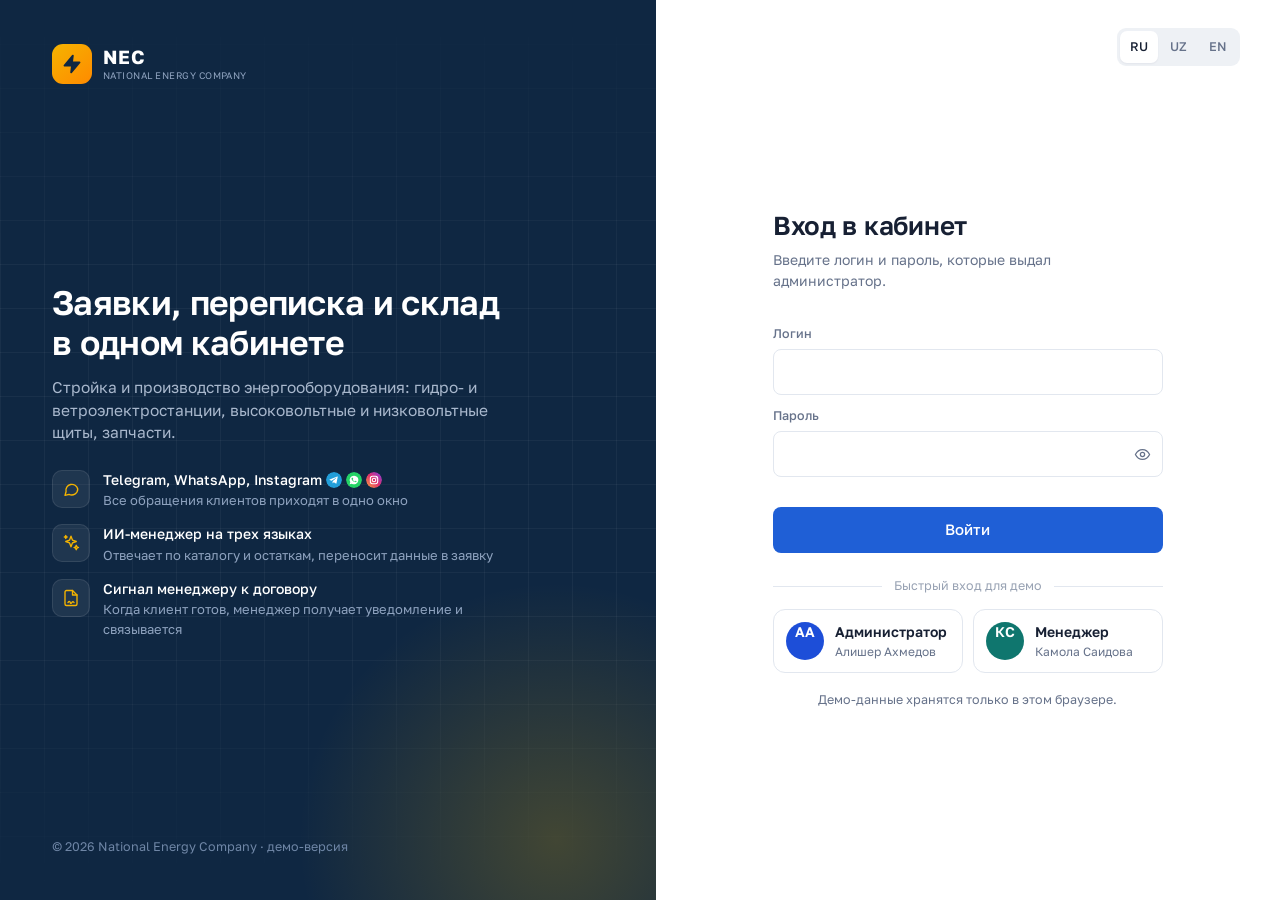
<file: index.html>
<!doctype html>
<html lang="ru">
<head>
  <meta charset="utf-8">
  <meta name="viewport" content="width=device-width, initial-scale=1">
  <title>Вход | NEC</title>
  <meta name="description" content="National Energy Company: заявки из Telegram, WhatsApp и Instagram, ИИ-менеджер, каталог продукции и услуг.">
  <meta name="theme-color" content="#0f2742">
  <link rel="icon" href="favicon.svg" type="image/svg+xml">
  <link rel="preconnect" href="https://fonts.googleapis.com">
  <link rel="preconnect" href="https://fonts.gstatic.com" crossorigin>
  <link href="https://fonts.googleapis.com/css2?family=Golos+Text:wght@400;500;600;700&display=swap" rel="stylesheet">
  <link rel="stylesheet" href="assets/css/app.css?v=2">
</head>
<body>
  <script src="assets/js/core.js?v=2"></script>
  <script src="assets/js/i18n.js?v=2"></script>
  <script src="assets/js/i18n-dict.js?v=2"></script>
  <script src="assets/js/data.js?v=2"></script>
  <script src="assets/js/ui.js?v=2"></script>
  <script src="assets/js/login.js?v=2"></script>
</body>
</html>
</file>
<file: assets/css/app.css>
/* =========================================================================
   NEC — стили кабинета и страницы входа. Спокойный офисный вид.
   ========================================================================= */
:root {
  --bg: #f3f5f9; --panel: #fff; --line: #e2e7ef; --line2: #eef1f6;
  --text: #172033; --muted: #66728a; --faint: #98a2b3;
  --navy: #0f2742; --navy2: #183a63; --navy3: #24508a;
  --accent: #1f5fd6; --accent-h: #184fb5; --accent-soft: #e9f0fd;
  --amber: #a85a06; --amber-soft: #fff3df; --amber-line: #f6d9a8;
  --green: #157f3c; --green-soft: #e6f5ec;
  --red: #b42318; --red-soft: #fdecea;
  --violet: #6b3fd1; --violet-soft: #f1ecfd;
  --blue: #1d4ed8; --blue-soft: #e8efff;
  --gray: #4b5565; --gray-soft: #eef1f5;
  --energy: #f5b400;
  --r: 12px; --r-sm: 8px;
  --sh: 0 1px 2px rgba(16, 24, 40, .05);
  --sh-lg: 0 12px 32px rgba(16, 24, 40, .14);
  --side: 252px; --top: 64px;
  color-scheme: light;
}
* { box-sizing: border-box; }
html, body { margin: 0; height: 100%; }
body { font-family: 'Golos Text', system-ui, -apple-system, 'Segoe UI', sans-serif; font-size: 14px; line-height: 1.45; color: var(--text); background: var(--bg); -webkit-font-smoothing: antialiased; }
button, input, select, textarea { font: inherit; color: inherit; }
button { cursor: pointer; background: none; border: 0; padding: 0; }
a { color: var(--accent); text-decoration: none; }
h1, h2, h3 { margin: 0; font-weight: 600; letter-spacing: -.01em; }
p { margin: 0 0 8px; }
.ic { flex: none; display: inline-block; vertical-align: middle; }
.chi { flex: none; display: inline-block; vertical-align: middle; border-radius: 50%; }
.muted { color: var(--muted); }
.small { font-size: 12.5px; }
.warn-txt { color: var(--amber); }
.nowrap { white-space: nowrap; }
.grow { flex: 1; }
.only-m, .only-narrow { display: none !important; }

/* ---------- кнопки и поля ---------- */
.btn { display: inline-flex; align-items: center; justify-content: center; gap: 7px; height: 38px; padding: 0 15px; border-radius: var(--r-sm); font-weight: 500; white-space: nowrap; border: 1px solid transparent; transition: background .15s, border-color .15s, color .15s; }
.btn-sm { height: 32px; padding: 0 11px; font-size: 13px; gap: 6px; }
.btn-primary { background: var(--accent); color: #fff; }
.btn-primary:hover { background: var(--accent-h); }
.btn-light { background: #fff; border-color: var(--line); color: var(--text); }
.btn-light:hover { border-color: #c9d2df; background: #f9fafc; }
.btn-ghost { color: var(--muted); }
.btn-ghost:hover { background: var(--gray-soft); color: var(--text); }
.btn.danger, .btn-ghost.danger { color: var(--red); }
.link { color: var(--accent); font-weight: 500; font-size: 13px; display: inline-flex; align-items: center; gap: 2px; }
.link:hover { text-decoration: underline; }
.icon-btn { display: inline-grid; place-items: center; width: 38px; height: 38px; border-radius: var(--r-sm); color: var(--muted); }
.icon-btn:hover { background: var(--gray-soft); color: var(--text); }
.icon-btn.sm { width: 30px; height: 30px; }
.inp, .sel { width: 100%; height: 40px; padding: 0 12px; border: 1px solid var(--line); border-radius: var(--r-sm); background: #fff; outline: none; transition: border-color .15s, box-shadow .15s; }
textarea.inp { height: auto; padding: 10px 12px; resize: vertical; }
.inp:focus, .sel:focus, textarea:focus { border-color: var(--accent); box-shadow: 0 0 0 3px rgba(31, 95, 214, .14); }
.inp[readonly] { background: var(--bg); color: var(--muted); }
.inp.num { width: 84px; height: 34px; text-align: right; }
.sel { appearance: none; padding-right: 32px; background: #fff url("data:image/svg+xml,%3Csvg xmlns='http://www.w3.org/2000/svg' width='16' height='16' viewBox='0 0 24 24' fill='none' stroke='%2366728a' stroke-width='2'%3E%3Cpath d='m6 9 6 6 6-6'/%3E%3C/svg%3E") no-repeat right 10px center; }
.sel.sm { height: 32px; font-size: 13px; width: auto; }
.inp-wrap { position: relative; display: block; }
.inp-wrap .inp { padding-right: 42px; }
.inp-wrap .icon-btn { position: absolute; right: 5px; top: 5px; }
.search { display: flex; align-items: center; gap: 8px; height: 40px; padding: 0 12px; border: 1px solid var(--line); border-radius: var(--r-sm); background: #fff; color: var(--muted); min-width: 220px; flex: 0 1 340px; }
.search input { border: 0; outline: 0; flex: 1; min-width: 0; background: none; color: var(--text); }
.search:focus-within { border-color: var(--accent); box-shadow: 0 0 0 3px rgba(31, 95, 214, .14); }
.check { display: inline-flex; align-items: center; gap: 8px; color: var(--muted); cursor: pointer; white-space: nowrap; }
.check input { width: 16px; height: 16px; accent-color: var(--accent); }
.f-label { display: block; font-size: 12.5px; font-weight: 500; color: var(--muted); margin: 14px 0 6px; }
label > .f-label:first-child { margin-top: 12px; }
.hint { display: flex; gap: 8px; align-items: flex-start; font-size: 13px; color: var(--muted); background: var(--bg); border-radius: var(--r-sm); padding: 10px 12px; margin: 12px 0 0; }
.hint .ic { margin-top: 1px; }
.hint.warn { background: var(--amber-soft); color: #7a4307; }
.page-note { color: var(--muted); font-size: 13px; margin: 0 0 14px; display: flex; gap: 8px; align-items: flex-start; }
.page-note .ic { margin-top: 1px; color: var(--accent); }
.grid2 { display: grid; grid-template-columns: 1fr 1fr; gap: 0 14px; }
.grid4 { display: grid; grid-template-columns: repeat(4, 1fr); gap: 0 12px; }

/* сегменты, вкладки, чипы */
.seg { display: inline-flex; background: var(--gray-soft); border-radius: 9px; padding: 3px; gap: 2px; }
.seg button { height: 32px; padding: 0 12px; border-radius: 7px; color: var(--muted); font-weight: 500; font-size: 13px; display: inline-flex; align-items: center; gap: 6px; white-space: nowrap; }
.seg button.on { background: #fff; color: var(--text); box-shadow: var(--sh), 0 0 0 1px var(--line2); }
.seg.sm button { height: 28px; padding: 0 10px; font-size: 12.5px; }
.seg.wide { display: flex; }
.seg.wide button { flex: 1; justify-content: center; }
.chips { display: flex; gap: 6px; flex-wrap: wrap; }
.chip { display: inline-flex; align-items: center; gap: 6px; height: 30px; padding: 0 11px; border: 1px solid var(--line); border-radius: 999px; background: #fff; font-size: 12.5px; color: var(--text); white-space: nowrap; }
.chip:hover { border-color: #c4cddb; }
.chip.on { background: var(--navy); border-color: var(--navy); color: #fff; }
.tabs { display: flex; gap: 4px; border-bottom: 1px solid var(--line); margin-bottom: 18px; overflow-x: auto; }
.tabs button { display: inline-flex; align-items: center; gap: 7px; padding: 10px 14px; color: var(--muted); font-weight: 500; border-bottom: 2px solid transparent; margin-bottom: -1px; white-space: nowrap; }
.tabs button.on { color: var(--accent); border-bottom-color: var(--accent); }
.cat-tabs { display: flex; gap: 8px; margin-bottom: 14px; overflow-x: auto; padding-bottom: 2px; }
.ctab { display: inline-flex; align-items: center; gap: 8px; height: 40px; padding: 0 14px; border: 1px solid var(--line); background: #fff; border-radius: 10px; color: var(--muted); font-weight: 500; white-space: nowrap; }
.ctab b { font-weight: 600; font-size: 12px; background: var(--gray-soft); color: var(--muted); border-radius: 999px; padding: 1px 7px; }
.ctab.on { border-color: var(--accent); color: var(--accent); background: var(--accent-soft); }
.ctab.on b { background: #fff; color: var(--accent); }

/* переключатели */
.tgl { appearance: none; width: 40px; height: 22px; border-radius: 999px; background: #cfd6e2; position: relative; cursor: pointer; flex: none; transition: background .15s; margin: 0; }
.tgl::after { content: ''; position: absolute; top: 3px; left: 3px; width: 16px; height: 16px; border-radius: 50%; background: #fff; box-shadow: 0 1px 2px rgba(0, 0, 0, .2); transition: transform .15s; }
.tgl:checked { background: var(--green); }
.tgl:checked::after { transform: translateX(18px); }
.switch { width: 34px; height: 20px; border-radius: 999px; background: #cfd6e2; position: relative; flex: none; }
.switch::after { content: ''; position: absolute; top: 3px; left: 3px; width: 14px; height: 14px; border-radius: 50%; background: #fff; transition: transform .15s; }
.switch.on { background: var(--green); }
.switch.on::after { transform: translateX(14px); }
.toggle-row { display: flex; align-items: center; gap: 12px; justify-content: space-between; padding: 12px 0; border-top: 1px solid var(--line2); cursor: pointer; }
.toggle-row span { display: flex; flex-direction: column; }
.toggle-row small { color: var(--muted); font-size: 12.5px; }
.toggle-row.locked { cursor: default; color: var(--text); }
.toggle-row.locked > .ic { color: var(--faint); }

/* значки */
.badge { display: inline-flex; align-items: center; gap: 5px; height: 22px; padding: 0 8px; border-radius: 999px; font-size: 12px; font-weight: 500; white-space: nowrap; }
.badge .dot, .col-h .dot { width: 6px; height: 6px; border-radius: 50%; background: currentColor; }
.tone-gray { background: var(--gray-soft); color: var(--gray); }
.tone-blue { background: var(--blue-soft); color: var(--blue); }
.tone-violet { background: var(--violet-soft); color: var(--violet); }
.tone-amber { background: var(--amber-soft); color: var(--amber); }
.tone-green { background: var(--green-soft); color: var(--green); }
.tone-red { background: var(--red-soft); color: var(--red); }
.ava { display: inline-grid; place-items: center; border-radius: 50%; color: #fff; font-weight: 600; flex: none; letter-spacing: .02em; }
.cat-ic { display: inline-grid; place-items: center; width: 34px; height: 34px; border-radius: 9px; flex: none; }
.cat-ic.big { width: 64px; height: 64px; border-radius: 14px; }
.cat-hydro, .scat-design { background: #e5f1fd; color: #1769c2; }
.cat-wind, .scat-service { background: #e4f6f1; color: #0f7a64; }
.cat-hv, .scat-build { background: #fff1e0; color: #b25d00; }
.cat-lv, .scat-install { background: #eeebfd; color: #5b3fc4; }
.cat-parts, .scat-produce { background: #eef1f5; color: #4b5565; }

/* ---------- оболочка ---------- */
.app { display: grid; grid-template-columns: var(--side) 1fr; min-height: 100vh; }
.side { position: sticky; top: 0; height: 100vh; background: var(--navy); color: #c9d5e6; display: flex; flex-direction: column; padding: 18px 14px 14px; z-index: 30; }
.brand { display: flex; align-items: center; gap: 11px; padding: 2px 6px 20px; }
.logo { width: 40px; height: 40px; border-radius: 11px; background: linear-gradient(140deg, var(--energy), #ff8a00); color: var(--navy); display: grid; place-items: center; flex: none; }
.logo .ic { stroke-width: 2.2; fill: var(--navy); }
.brand-txt { display: flex; flex-direction: column; line-height: 1.15; }
.brand-txt b { color: #fff; font-size: 19px; letter-spacing: .06em; }
.brand-txt small { font-size: 9.5px; letter-spacing: .05em; white-space: nowrap; text-transform: uppercase; color: #8fa3bf; margin-top: 3px; }
.nav { flex: 1; overflow-y: auto; }
.nav-group { font-size: 11px; text-transform: uppercase; letter-spacing: .08em; color: #6f86a6; padding: 14px 10px 6px; }
.nav-item { display: flex; align-items: center; gap: 11px; height: 40px; padding: 0 10px; border-radius: 9px; color: #c9d5e6; font-weight: 500; margin-bottom: 2px; }
.nav-item:hover { background: rgba(255, 255, 255, .06); color: #fff; }
.nav-item.active { background: var(--navy2); color: #fff; box-shadow: inset 3px 0 0 var(--energy); }
.nav-item span { flex: 1; }
.nav-badge { display: none; min-width: 20px; height: 20px; padding: 0 6px; border-radius: 999px; background: var(--navy3); color: #fff; font-size: 11.5px; font-weight: 600; place-items: center; }
.nav-badge.on { display: inline-grid; }
.nav-badge.warn { background: var(--energy); color: var(--navy); }
.side-ai { display: flex; gap: 10px; align-items: center; padding: 11px 12px; border-radius: 10px; background: rgba(255, 255, 255, .05); border: 1px solid rgba(255, 255, 255, .07); margin: 10px 0; }
.side-ai b { color: #fff; font-size: 13px; display: block; }
.side-ai small { color: #8fa3bf; font-size: 11.5px; }
.pulse { width: 9px; height: 9px; border-radius: 50%; background: #34d399; box-shadow: 0 0 0 0 rgba(52, 211, 153, .6); animation: pulse 2s infinite; flex: none; }
.pulse.off { background: #94a3b8; animation: none; }
@keyframes pulse { 70% { box-shadow: 0 0 0 7px rgba(52, 211, 153, 0); } 100% { box-shadow: 0 0 0 0 rgba(52, 211, 153, 0); } }
.side-user { display: flex; align-items: center; gap: 10px; padding: 8px; border-radius: 10px; text-align: left; color: #c9d5e6; }
.side-user:hover { background: rgba(255, 255, 255, .06); }
.side-user > span:not(.ava) { flex: 1; min-width: 0; display: flex; flex-direction: column; }
.side-user b { color: #fff; font-size: 13.5px; white-space: nowrap; overflow: hidden; text-overflow: ellipsis; }
.side-user small { color: #8fa3bf; font-size: 12px; }
.side-veil { display: none; }
.main { min-width: 0; display: flex; flex-direction: column; }
.top { position: sticky; top: 0; z-index: 20; height: var(--top); background: rgba(243, 245, 249, .92); backdrop-filter: blur(8px); border-bottom: 1px solid var(--line); display: flex; align-items: center; gap: 12px; padding: 0 24px; }
.crumbs { flex: 1; min-width: 0; }
.crumbs small { display: block; font-size: 11.5px; color: var(--faint); letter-spacing: .04em; text-transform: uppercase; }
.crumbs h1 { font-size: 19px; white-space: nowrap; overflow: hidden; text-overflow: ellipsis; }
.top-actions { display: flex; align-items: center; gap: 10px; }
.lang-seg button { padding: 0 10px; font-size: 12.5px; }
.bell { position: relative; background: #fff; border: 1px solid var(--line); }
.bell-n { display: none; position: absolute; top: -5px; right: -5px; min-width: 19px; height: 19px; padding: 0 5px; border-radius: 999px; background: #e5484d; color: #fff; font-size: 11px; font-weight: 600; place-items: center; border: 2px solid var(--bg); }
.bell-n.on { display: grid; }
.page { padding: 22px 24px 40px; flex: 1; min-width: 0; }

/* ---------- панели и KPI ---------- */
.panel { background: var(--panel); border: 1px solid var(--line); border-radius: var(--r); padding: 18px; box-shadow: var(--sh); min-width: 0; }
.panel-h { display: flex; align-items: center; justify-content: space-between; gap: 10px; margin-bottom: 14px; }
.panel-h b { font-size: 15px; font-weight: 600; display: inline-flex; align-items: center; gap: 8px; }
.panel-h small { color: var(--muted); }
.panel-h.sub { margin: 18px 0 8px; }
.kpis { display: grid; grid-template-columns: repeat(4, 1fr); gap: 14px; margin-bottom: 16px; }
.kpis.three { grid-template-columns: repeat(3, 1fr); }
.kpi { background: #fff; border: 1px solid var(--line); border-radius: var(--r); padding: 15px 16px; box-shadow: var(--sh); min-width: 0; }
.kpi span { color: var(--muted); font-size: 13px; }
.kpi b { display: block; font-size: 26px; font-weight: 600; margin: 4px 0 2px; letter-spacing: -.02em; white-space: nowrap; }
.kpi small { color: var(--faint); font-size: 12px; }
.kpi-warn { border-color: var(--amber-line); background: linear-gradient(#fffaf2, #fff); }
.kpi-warn b { color: var(--amber); }
.grid-2 { display: grid; grid-template-columns: 1fr 1fr; gap: 16px; margin-bottom: 16px; }
.grid-2.wide-left { grid-template-columns: 1.5fr 1fr; }
.toolbar { display: flex; align-items: center; gap: 10px; flex-wrap: wrap; margin-bottom: 14px; }
.toolbar .page-note { margin: 0; }
.toolbar .sel { width: auto; min-width: 150px; }
.empty { display: grid; place-items: center; text-align: center; gap: 6px; padding: 40px 16px; color: var(--faint); }
.empty p { margin: 0; color: var(--muted); }
.empty.big { height: 100%; }

/* таблицы */
.tbl-wrap { overflow-x: auto; }
.tbl { width: 100%; border-collapse: collapse; }
.tbl th { text-align: left; font-size: 12px; font-weight: 500; color: var(--muted); padding: 9px 12px; border-bottom: 1px solid var(--line); white-space: nowrap; background: #fafbfd; }
.tbl td { padding: 11px 12px; border-bottom: 1px solid var(--line2); vertical-align: middle; }
.tbl tbody tr[data-lead], .tbl tbody tr[data-p] { cursor: pointer; }
.tbl tbody tr:hover td { background: #f8fafd; }
.tbl .r { text-align: right; }
.tbl .wrap { min-width: 200px; }
.tbl small { font-size: 12px; }
.panel .tbl th { background: none; }
.panel .tbl-wrap { margin: 0 -18px -18px; }
.panel .tbl th:first-child, .panel .tbl td:first-child { padding-left: 18px; }
.who-cell { display: flex; align-items: center; gap: 10px; min-width: 0; }
.who-cell span { display: flex; flex-direction: column; min-width: 0; }
.who-cell small { color: var(--muted); }
.prod td:first-child { min-width: 280px; }
.tbl.mini td { padding: 8px 8px; }
.tbl.mini th { padding: 7px 8px; }

/* ---------- всплывающие меню ---------- */
.pop { position: fixed; z-index: 60; width: 340px; max-width: calc(100vw - 16px); background: #fff; border: 1px solid var(--line); border-radius: var(--r); box-shadow: var(--sh-lg); padding: 6px; animation: popin .14s ease-out; }
.pop-user { width: 260px; }
.pop-demo { width: 380px; }
@keyframes popin { from { opacity: 0; transform: translateY(-4px); } }
.pop-head { display: flex; align-items: center; justify-content: space-between; gap: 8px; padding: 8px 10px; }
.pop-head small { font-size: 12px; }
.pop-note { font-size: 12.5px; color: var(--muted); padding: 0 10px; margin-bottom: 6px; }
.pop-list { max-height: 60vh; overflow-y: auto; }
.pad { padding: 10px; }
.note, .menu-row { display: flex; align-items: center; gap: 10px; width: 100%; text-align: left; padding: 9px 10px; border-radius: 9px; }
.note:hover, .menu-row:hover { background: var(--bg); }
.note.unread { background: #f4f8ff; }
.note.unread .note-txt b::after { content: ''; display: inline-block; width: 7px; height: 7px; border-radius: 50%; background: var(--accent); margin-left: 6px; vertical-align: middle; }
.note-ic { width: 32px; height: 32px; border-radius: 9px; display: grid; place-items: center; flex: none; }
.note-txt { display: flex; flex-direction: column; min-width: 0; }
.note-txt b { font-weight: 500; font-size: 13.5px; }
.note-txt small { color: var(--muted); font-size: 12px; display: flex; align-items: center; gap: 5px; white-space: nowrap; overflow: hidden; text-overflow: ellipsis; }
.menu-row span { flex: 1; }
.menu-row .ic { color: var(--muted); }

/* уведомления внизу */
#toasts { position: fixed; right: 18px; bottom: 18px; z-index: 80; display: flex; flex-direction: column; gap: 10px; align-items: flex-end; max-width: calc(100vw - 36px); }
.toast { display: flex; align-items: center; gap: 12px; min-width: 300px; max-width: 420px; padding: 12px 12px 12px 15px; border-radius: 12px; background: var(--navy); color: #fff; box-shadow: var(--sh-lg); animation: toastin .22s ease-out; }
.toast.out { opacity: 0; transform: translateY(8px); transition: .22s; }
.toast-body { flex: 1; display: flex; flex-direction: column; min-width: 0; font-size: 13px; }
.toast-body b { font-weight: 600; font-size: 13.5px; }
.toast-body span { opacity: .85; }
.toast-x { color: rgba(255, 255, 255, .6); padding: 4px; border-radius: 6px; }
.toast.tone-amber { background: #fff; color: var(--text); border: 1px solid var(--amber-line); border-left: 4px solid #f59e0b; }
.toast.tone-amber > .ic { color: var(--amber); }
.toast.tone-amber .toast-x { color: var(--muted); }
.toast.tone-green { background: #0f5132; }
.toast.tone-red { background: #8a1c14; }
.toast .btn-light { border-color: transparent; }
@keyframes toastin { from { opacity: 0; transform: translateY(10px); } }

/* окна */
.modal-wrap { position: fixed; inset: 0; z-index: 70; background: rgba(15, 23, 42, .42); display: grid; place-items: center; padding: 20px; animation: fadein .15s; }
.modal-wrap.out { opacity: 0; transition: .18s; }
@keyframes fadein { from { opacity: 0; } }
.modal { width: 480px; max-width: 100%; max-height: calc(100vh - 40px); background: #fff; border-radius: 14px; box-shadow: var(--sh-lg); display: flex; flex-direction: column; animation: popin .18s ease-out; }
.modal.wide { width: 760px; }
.modal-head { display: flex; align-items: center; justify-content: space-between; padding: 16px 18px 12px 22px; border-bottom: 1px solid var(--line2); }
.modal-head h3 { font-size: 17px; }
.modal-body { padding: 6px 22px 20px; overflow-y: auto; }
.modal-body > p:first-child { margin-top: 14px; }
.modal-foot { display: flex; gap: 8px; justify-content: flex-end; align-items: center; padding: 14px 22px; border-top: 1px solid var(--line2); }

/* баннер */
.banner { display: flex; align-items: center; gap: 10px 12px; padding: 12px 16px; border-radius: 10px; border: 1px solid var(--amber-line); flex-wrap: wrap; }
.banner > div:not(.banner-acts) { flex: 1 1 240px; display: flex; flex-direction: column; min-width: 0; }
.banner b { font-weight: 600; }
.banner small { color: #8a5a1a; }
.banner-acts { display: flex; gap: 8px; flex-wrap: wrap; }
.banner.small { margin-top: 14px; padding: 10px 12px; }

/* ---------- обзор ---------- */
.hello { display: flex; align-items: center; justify-content: space-between; gap: 16px; margin-bottom: 18px; }
.hello h2 { font-size: 22px; margin-bottom: 4px; }
.hello p { margin: 0; }
.alert-panel { border-color: var(--amber-line); background: linear-gradient(180deg, #fffaf1, #fff 60%); margin-bottom: 16px; }
.alert-panel .panel-h b { color: var(--amber); }
.wait-row { display: grid; grid-template-columns: 22px minmax(140px, 1fr) 2fr auto auto; align-items: center; gap: 14px; padding: 11px 0; border-top: 1px solid var(--line2); }
.wr-main { display: flex; flex-direction: column; min-width: 0; }
.wr-main small, .wr-who small { color: var(--muted); font-size: 12.5px; }
.wr-what { color: var(--muted); font-size: 13px; min-width: 0; }
.wr-who { display: flex; flex-direction: column; align-items: flex-end; white-space: nowrap; }
.wr-who .warn-txt { color: var(--amber); display: inline-flex; gap: 4px; align-items: center; }
.funnel { display: flex; flex-direction: column; gap: 9px; }
.fn-row { display: grid; grid-template-columns: 120px 1fr 28px 70px; align-items: center; gap: 10px; }
.fn-name { font-size: 13px; color: var(--muted); }
.fn-bar { height: 10px; background: var(--bg); border-radius: 999px; overflow: hidden; }
.fn-bar i { display: block; height: 100%; border-radius: 999px; background: currentColor; }
.fn-row b { text-align: right; }
.fn-row small { color: var(--faint); text-align: right; white-space: nowrap; }
.flow { display: grid; grid-template-columns: repeat(4, 1fr); gap: 10px; margin-top: 18px; }
.flow > div { background: var(--bg); border-radius: 10px; padding: 11px 12px; display: flex; flex-direction: column; gap: 2px; position: relative; }
.flow span { width: 22px; height: 22px; border-radius: 50%; background: var(--navy); color: #fff; font-size: 12px; font-weight: 600; display: grid; place-items: center; margin-bottom: 4px; }
.flow b { font-size: 13px; font-weight: 600; }
.flow small { color: var(--muted); font-size: 12px; }
.flow.big > div { padding: 16px; }
.ch-row { display: flex; align-items: center; gap: 12px; padding: 10px 0; border-top: 1px solid var(--line2); }
.ch-row:first-of-type { border-top: 0; }
.chr-main { flex: 1; min-width: 0; display: flex; flex-direction: column; }
.chr-main small { color: var(--muted); font-size: 12px; }
.bar { height: 5px; background: var(--bg); border-radius: 999px; margin-top: 6px; overflow: hidden; }
.bar i { display: block; height: 100%; background: var(--accent); border-radius: 999px; }
.chr-n { text-align: right; display: flex; flex-direction: column; }
.chr-n small { color: var(--muted); font-size: 12px; }
.ai-today { display: grid; grid-template-columns: 1fr 1fr 1.4fr; gap: 10px; margin-top: 14px; padding-top: 14px; border-top: 1px solid var(--line2); }
.ai-today div { display: flex; flex-direction: column; }
.ai-today b { font-size: 15px; }
.ai-today small { color: var(--muted); font-size: 12px; }
.stock-row { display: flex; align-items: center; gap: 11px; padding: 9px 0; border-top: 1px solid var(--line2); }
.stock-row:first-of-type { border-top: 0; }
.stock-row > div { flex: 1; min-width: 0; display: flex; flex-direction: column; }
.stock-row small { color: var(--muted); font-size: 12px; }

/* ---------- диалоги ---------- */
.page-dialogs { padding: 0; overflow: hidden; height: calc(100vh - var(--top)); }
.dlg { display: grid; grid-template-columns: 340px minmax(0, 1fr) 330px; height: 100%; }
.dlg-list { border-right: 1px solid var(--line); background: #fff; display: flex; flex-direction: column; min-height: 0; }
.dlg-tools { padding: 14px; display: flex; flex-direction: column; gap: 10px; border-bottom: 1px solid var(--line2); }
.dlg-tools .search { min-width: 0; flex: none; }
.dlg-items { overflow-y: auto; flex: 1; padding: 6px; }
.dli { display: flex; gap: 11px; width: 100%; text-align: left; padding: 10px; border-radius: 10px; margin-bottom: 2px; }
.dli:hover { background: var(--bg); }
.dli.on { background: var(--accent-soft); }
.dli.is-wait:not(.on) { background: #fffaf1; }
.dli-ava { position: relative; flex: none; display: inline-flex; }
.dli-ch { position: absolute; right: -3px; bottom: -3px; border: 2px solid #fff; border-radius: 50%; display: inline-flex; }
.dli-main { flex: 1; min-width: 0; display: flex; flex-direction: column; gap: 2px; }
.dli-top { display: flex; justify-content: space-between; gap: 8px; }
.dli-top b { white-space: nowrap; overflow: hidden; text-overflow: ellipsis; font-weight: 600; }
.dli-top small { color: var(--faint); font-size: 12px; flex: none; }
.dli-prev { color: var(--muted); font-size: 13px; white-space: nowrap; overflow: hidden; text-overflow: ellipsis; }
.dli-bot { display: flex; justify-content: space-between; align-items: center; margin-top: 3px; }
.dli-bot .badge { height: 20px; font-size: 11.5px; }
.unread { min-width: 20px; height: 20px; padding: 0 6px; border-radius: 999px; background: var(--accent); color: #fff; font-size: 11.5px; display: grid; place-items: center; }
.typing-txt { color: var(--accent); }
.dlg-chat { display: flex; flex-direction: column; min-width: 0; min-height: 0; background: var(--bg); }
.chat-head { display: flex; align-items: center; gap: 12px; padding: 11px 16px; background: #fff; border-bottom: 1px solid var(--line); min-height: 64px; }
.ch-who { flex: 1; min-width: 0; display: flex; flex-direction: column; }
.ch-who b { font-weight: 600; white-space: nowrap; overflow: hidden; text-overflow: ellipsis; }
.ch-who small { color: var(--muted); font-size: 12.5px; white-space: nowrap; overflow: hidden; text-overflow: ellipsis; display: flex; align-items: center; gap: 6px; }
.ch-who .badge { height: 20px; font-size: 11.5px; }
.dlg-chat { container-type: inline-size; }
@container (max-width: 620px) { .ch-acts .btn span { display: none; } .ch-acts .btn { width: 34px; padding: 0; } }
.ch-acts { display: flex; gap: 6px; align-items: center; }
.card-toggle { display: none; }
#chBanner .banner { margin: 12px 16px 0; background: #fff8ec; }
.msgs { flex: 1; overflow-y: auto; padding: 16px 20px; display: flex; flex-direction: column; gap: 8px; min-height: 0; }
.day { text-align: center; margin: 6px 0; }
.day span { font-size: 11.5px; color: var(--muted); background: #e7ebf2; padding: 3px 10px; border-radius: 999px; }
.sys { align-self: center; max-width: 85%; text-align: center; font-size: 12.5px; color: #6b5310; background: #fdf3d9; border: 1px solid #f3e1ad; padding: 5px 12px; border-radius: 999px; }
.sys small { color: #a08742; margin-left: 8px; }
.msg { display: flex; }
.msg .bubble { max-width: min(560px, 78%); padding: 9px 12px 6px; border-radius: 14px; background: #fff; border: 1px solid var(--line); box-shadow: var(--sh); }
.msg.from-client .bubble { border-bottom-left-radius: 4px; }
.msg.from-ai, .msg.from-manager { justify-content: flex-end; }
.msg.from-ai .bubble { background: #eaf1fe; border-color: #d4e2fb; border-bottom-right-radius: 4px; }
.msg.from-manager .bubble { background: #e8f6ee; border-color: #cbe9d7; border-bottom-right-radius: 4px; }
.who { display: flex; align-items: center; gap: 4px; font-size: 11.5px; font-weight: 600; color: var(--accent); margin-bottom: 2px; }
.from-manager .who { color: var(--green); }
.txt { white-space: pre-wrap; word-wrap: break-word; }
.time { display: block; text-align: right; font-size: 11px; color: var(--faint); margin-top: 2px; }
.dots { display: inline-flex; gap: 4px; padding: 6px 2px 4px; }
.dots i { width: 7px; height: 7px; border-radius: 50%; background: #9aa8bf; animation: dot 1.2s infinite; }
.dots i:nth-child(2) { animation-delay: .15s; }
.dots i:nth-child(3) { animation-delay: .3s; }
@keyframes dot { 0%, 60%, 100% { opacity: .3; transform: translateY(0); } 30% { opacity: 1; transform: translateY(-3px); } }
.composer { background: #fff; border-top: 1px solid var(--line); padding: 10px 16px 10px; }
.comp-top { display: flex; align-items: center; gap: 10px; justify-content: space-between; flex-wrap: wrap; margin-bottom: 8px; }
.quick { display: flex; gap: 6px; overflow-x: auto; padding-bottom: 8px; }
.comp { display: flex; gap: 8px; align-items: flex-end; }
.comp textarea { flex: 1; min-height: 42px; max-height: 140px; resize: none; padding: 10px 12px; border: 1px solid var(--line); border-radius: 10px; outline: none; line-height: 1.4; }
.comp .send { width: 44px; height: 42px; padding: 0; flex: none; }
.comp-hint { display: block; color: var(--faint); font-size: 12px; margin-top: 6px; }
.dlg-card { border-left: 1px solid var(--line); background: #fff; overflow-y: auto; padding: 4px 18px 18px; }
.card-sec { padding: 14px 0; border-bottom: 1px solid var(--line2); }
.card-sec:last-child { border-bottom: 0; }
.sec-h { display: flex; justify-content: space-between; align-items: center; font-weight: 600; font-size: 13.5px; margin-bottom: 8px; }
.live { display: inline-flex; align-items: center; gap: 4px; font-size: 11px; font-weight: 500; color: var(--accent); background: var(--accent-soft); padding: 2px 7px; border-radius: 999px; }
.kv { display: grid; grid-template-columns: 16px 76px 1fr; gap: 8px; align-items: center; padding: 5px 0; font-size: 13px; }
.kv .ic { color: var(--faint); }
.kv .k { color: var(--muted); }
.kv .v { min-width: 0; overflow-wrap: anywhere; }
.kv .v .chi { vertical-align: -2px; }
.kv .v.none { color: var(--faint); font-style: italic; }
.ci { display: flex; justify-content: space-between; gap: 10px; padding: 8px 0; border-top: 1px dashed var(--line2); }
.ci:first-of-type { border-top: 0; }
.ci-main { display: flex; flex-direction: column; min-width: 0; }
.ci-main b { font-weight: 500; font-size: 13px; }
.ci-main small { color: var(--muted); font-size: 12px; }
.ci-side { display: flex; flex-direction: column; align-items: flex-end; gap: 3px; white-space: nowrap; font-size: 13px; }
.ci-total { display: flex; justify-content: space-between; margin-top: 6px; padding-top: 8px; border-top: 1px solid var(--line); font-size: 14px; }
.checks { list-style: none; margin: 0; padding: 0; display: flex; flex-direction: column; gap: 7px; font-size: 13px; }
.checks li { display: flex; gap: 8px; align-items: center; color: var(--faint); }
.checks li.ok { color: var(--text); }
.checks li.ok .ic { color: #fff; background: var(--green); border-radius: 50%; padding: 2px; }
.checks li:not(.ok) .ic { border: 1px dashed #c4cddb; border-radius: 50%; padding: 1px; }
.card-btns { display: flex; gap: 8px; flex-wrap: wrap; margin-top: 10px; }
.card-head { display: flex; justify-content: space-between; align-items: center; padding: 12px 0 0; }

/* ---------- заявки ---------- */
.board { display: grid; grid-template-columns: repeat(6, minmax(220px, 1fr)); gap: 12px; overflow-x: auto; padding-bottom: 8px; }
.col { background: #eaeef4; border-radius: var(--r); padding: 10px; min-height: 300px; display: flex; flex-direction: column; transition: background .15s; }
.col.over { background: #dde6f5; box-shadow: inset 0 0 0 2px var(--accent); }
.col-h { display: flex; justify-content: space-between; align-items: center; padding: 6px 9px; border-radius: 8px; font-weight: 600; font-size: 13px; }
.col-h span { display: inline-flex; align-items: center; gap: 7px; }
.col-sum { color: var(--muted); font-size: 12px; padding: 6px 4px 8px; }
.col-body { display: flex; flex-direction: column; gap: 8px; flex: 1; }
.col-empty { color: var(--faint); font-size: 12.5px; text-align: center; padding: 18px 0; }
.lead { background: #fff; border: 1px solid var(--line); border-radius: 10px; padding: 11px 12px; cursor: grab; box-shadow: var(--sh); display: flex; flex-direction: column; gap: 3px; }
.lead:hover { border-color: #c6d0de; }
.lead.drag { opacity: .45; }
.lead.is-wait { border-color: var(--amber-line); box-shadow: inset 3px 0 0 #f59e0b; }
.lead-top { display: flex; align-items: center; gap: 6px; }
.lead-top .num { font-size: 12px; color: var(--muted); font-weight: 500; }
.lead-top small { margin-left: auto; color: var(--faint); font-size: 11.5px; }
.lead-name { font-weight: 600; }
.lead small { font-size: 12px; }
.lead-items { font-size: 12.5px; color: var(--muted); margin: 3px 0 4px; display: -webkit-box; -webkit-line-clamp: 2; -webkit-box-orient: vertical; overflow: hidden; }
.lead-bot { display: flex; align-items: center; gap: 6px; }
.lead-bot b { flex: 1; font-size: 13.5px; white-space: nowrap; }
.lead > span .badge { margin: 2px 0 4px; }
.lead-bot .badge { height: 20px; font-size: 11px; }
.lead-client { display: flex; align-items: center; gap: 12px; padding: 14px; background: var(--bg); border-radius: 10px; margin-top: 14px; }
.lead-client > div { flex: 1; min-width: 0; display: flex; flex-direction: column; }
.lead-client small { color: var(--muted); display: flex; align-items: center; gap: 5px; flex-wrap: wrap; }
.stepper { display: flex; gap: 6px; flex-wrap: wrap; }
.step { height: 32px; padding: 0 12px; border-radius: 8px; font-size: 13px; font-weight: 500; background: #fff !important; color: var(--muted) !important; border: 1px solid var(--line); }
.step.on.tone-gray { background: var(--gray-soft) !important; color: var(--gray) !important; border-color: currentColor; }
.step.on.tone-blue { background: var(--blue-soft) !important; color: var(--blue) !important; border-color: currentColor; }
.step.on.tone-violet { background: var(--violet-soft) !important; color: var(--violet) !important; border-color: currentColor; }
.step.on.tone-amber { background: var(--amber-soft) !important; color: var(--amber) !important; border-color: currentColor; }
.step.on.tone-green { background: var(--green-soft) !important; color: var(--green) !important; border-color: currentColor; }
.step.on.tone-red { background: var(--red-soft) !important; color: var(--red) !important; border-color: currentColor; }
.add-row { margin-top: 8px; }
.svc-tags { display: flex; flex-wrap: wrap; gap: 6px; align-items: center; }
.tagx { display: inline-flex; align-items: center; gap: 6px; height: 32px; padding: 0 6px 0 11px; border-radius: 8px; background: var(--accent-soft); color: var(--accent); font-size: 13px; }
.tagx small { color: var(--muted); }
.tagx button { display: grid; place-items: center; width: 22px; height: 22px; border-radius: 6px; color: var(--accent); }
.tagx button:hover { background: #fff; }
.lead-total { display: flex; justify-content: space-between; align-items: center; margin-top: 16px; padding: 12px 14px; background: var(--navy); color: #fff; border-radius: 10px; }
.lead-total b { font-size: 18px; }
.used-row { display: flex; align-items: center; gap: 8px; padding: 9px 10px; border-radius: 8px; cursor: pointer; font-size: 13px; }
.used-row:hover { background: var(--bg); }

/* продукция и услуги */
.pv { display: flex; gap: 14px; align-items: flex-start; margin: 16px 0 10px; }
.pv b { font-size: 16px; }
.pv p { margin: 4px 0; }
.kvs { display: grid; grid-template-columns: repeat(auto-fit, minmax(120px, 1fr)); gap: 10px; margin: 14px 0; }
.kvs div { background: var(--bg); border-radius: 10px; padding: 10px 12px; display: flex; flex-direction: column; gap: 4px; align-items: flex-start; }
.kvs span { color: var(--muted); font-size: 12px; }
.grp-h { display: flex; align-items: center; gap: 8px; font-size: 15px; margin: 18px 0 10px; color: var(--navy); }
.grp-h:first-child { margin-top: 4px; }
.svc-grid { display: grid; grid-template-columns: repeat(auto-fill, minmax(270px, 1fr)); gap: 14px; }
.svc { position: relative; background: #fff; border: 1px solid var(--line); border-radius: var(--r); padding: 16px; text-align: left; display: flex; flex-direction: column; gap: 6px; box-shadow: var(--sh); transition: border-color .15s, box-shadow .15s; }
.svc:hover { border-color: #c4cddb; box-shadow: 0 4px 14px rgba(16, 24, 40, .07); }
.svc-ic { width: 40px; height: 40px; border-radius: 10px; display: grid; place-items: center; margin-bottom: 4px; }
.svc > b { font-size: 15px; font-weight: 600; }
.svc p { color: var(--muted); font-size: 13px; flex: 1; }
.svc-bot { display: flex; gap: 14px; padding-top: 10px; border-top: 1px solid var(--line2); }
.svc-bot span { display: flex; flex-direction: column; flex: 1; }
.svc-bot small { color: var(--muted); font-size: 11.5px; }
.svc-bot b { font-size: 14px; }
.svc-used { position: absolute; top: 14px; right: 14px; font-size: 11.5px; color: var(--accent); background: var(--accent-soft); padding: 2px 8px; border-radius: 999px; }

/* каналы */
.ch-grid { display: grid; grid-template-columns: repeat(auto-fit, minmax(250px, 1fr)); gap: 16px; margin-bottom: 16px; }
.ch-card { display: flex; flex-direction: column; }
.ch-card-h { display: flex; align-items: center; gap: 12px; margin-bottom: 14px; }
.ch-card-h > div { flex: 1; display: flex; flex-direction: column; min-width: 0; }
.ch-card-h b { font-size: 16px; }
.ch-card-h small { color: var(--muted); }
.ch-stats { display: grid; grid-template-columns: repeat(3, 1fr); gap: 8px; margin-bottom: 8px; }
.ch-stats div { background: var(--bg); border-radius: 10px; padding: 10px; display: flex; flex-direction: column; }
.ch-stats b { font-size: 18px; }
.ch-stats small { color: var(--muted); font-size: 11.5px; }
.ch-card .btn { margin-top: 12px; }
.steps { padding-left: 20px; margin: 16px 0 4px; display: flex; flex-direction: column; gap: 6px; }

/* ИИ-менеджер */
.know { list-style: none; margin: 0; padding: 0; display: flex; flex-direction: column; gap: 8px; }
.know li { display: flex; gap: 9px; align-items: center; color: var(--muted); }
.know .ic { color: var(--accent); }
.kb-grid { display: grid; grid-template-columns: repeat(auto-fill, minmax(300px, 1fr)); gap: 14px; }
.kb { display: flex; flex-direction: column; gap: 6px; }
.kb b { font-size: 15px; }
.kb p { color: var(--muted); font-size: 13px; flex: 1; }
.kb-acts { display: flex; gap: 6px; margin-top: 6px; }
.test-wrap { display: grid; grid-template-columns: minmax(0, 1fr) 340px; gap: 16px; height: calc(100vh - var(--top) - 120px); min-height: 520px; }
.test-chat { display: flex; flex-direction: column; padding: 0; overflow: hidden; }
.test-h { display: flex; align-items: center; gap: 12px; justify-content: space-between; padding: 14px 16px; border-bottom: 1px solid var(--line); }
.test-h > div { display: flex; flex-direction: column; }
.test-h small { color: var(--muted); font-size: 12.5px; }
.test-chat .msgs { background: var(--bg); }
.test-chat .quick { padding: 10px 16px 0; }
.test-chat .comp { padding: 0 16px 14px; }
.test-card { overflow-y: auto; padding-top: 4px; }

/* ---------- адаптивность ---------- */
@media (max-width: 1360px) {
  .dlg { grid-template-columns: 300px minmax(0, 1fr); }
  .dlg-card { position: fixed; top: 0; right: 0; bottom: 0; width: 360px; max-width: 92vw; z-index: 40; box-shadow: var(--sh-lg); transform: translateX(105%); transition: transform .2s ease; }
  .dlg.card-open .dlg-card { transform: none; }
  .card-toggle { display: inline-grid; }
  .only-narrow { display: flex !important; }
}
@media (max-width: 1200px) {
  .kpis { grid-template-columns: repeat(2, 1fr); }
  .grid-2, .grid-2.wide-left { grid-template-columns: 1fr; }
  .ch-grid { grid-template-columns: 1fr 1fr; }
  .wait-row { grid-template-columns: 22px 1fr auto; }
  .wr-what { grid-column: 2 / -1; grid-row: 2; }
  .wr-who { display: none; }
}
@media (max-width: 1024px) {
  .app { grid-template-columns: minmax(0, 1fr); }
  .side { position: fixed; left: 0; top: 0; bottom: 0; width: 272px; transform: translateX(-100%); transition: transform .22s ease; }
  body.nav-open .side { transform: none; }
  body.nav-open .side-veil { display: block; position: fixed; inset: 0; background: rgba(15, 23, 42, .4); z-index: 25; }
  .only-m { display: inline-grid !important; }
  .top { padding: 0 14px; }
  .btn-demo span { display: none; }
  .btn-demo { width: 38px; padding: 0; }
  .test-wrap { grid-template-columns: 1fr; height: auto; }
  .test-chat { height: 70vh; }
}
@media (max-width: 900px) {
  .dlg { grid-template-columns: minmax(0, 1fr); }
  .dlg[data-view="list"] .dlg-chat { display: none; }
  .dlg[data-view="chat"] .dlg-list { display: none; }
  .dlg-list { border-right: 0; }
}
@media (max-width: 760px) {
  body { font-size: 14px; }
  .page { padding: 16px 16px 32px; }
  .crumbs small { display: none; }
  .crumbs h1 { font-size: 17px; }
  .top { gap: 6px; padding: 0 10px; }
  .top-actions { gap: 6px; }
  .lang-seg button { padding: 0 7px; }
  .kpis, .kpis.three { grid-template-columns: 1fr 1fr; gap: 10px; }
  .kpi { padding: 12px; }
  .kpi b { font-size: 21px; }
  .hello { flex-direction: column; align-items: flex-start; }
  .panel-h { flex-wrap: wrap; }
  .panel { padding: 14px; }
  .panel .tbl-wrap { margin: 0; }
  .flow { grid-template-columns: 1fr 1fr; }
  .fn-row { grid-template-columns: 96px 1fr 24px; }
  .fn-row small { display: none; }
  .ch-grid { grid-template-columns: 1fr; }
  .grid2, .grid4 { grid-template-columns: 1fr; }
  .search { min-width: 0; flex: 1 1 100%; }
  .toolbar .sel { flex: 1; min-width: 0; }
  .inp, .sel, .comp textarea, .search input { font-size: 16px; }
  .ai-today { grid-template-columns: 1fr 1fr; }
  .chat-head { padding: 8px 10px; gap: 8px; }
  .ch-acts .btn span { display: none; }
  .ch-acts .btn { width: 36px; padding: 0; }
  .msgs { padding: 12px; }
  .msg .bubble { max-width: 88%; }
  .composer { padding: 8px 10px; }
  .banner { flex-wrap: wrap; }
  #chBanner .banner { margin: 8px 10px 0; }
  .modal-wrap { padding: 0; place-items: end stretch; }
  .modal, .modal.wide { width: 100%; max-height: 92vh; border-radius: 16px 16px 0 0; }
  .modal-body { padding: 4px 16px 18px; }
  .modal-foot { padding: 12px 16px; flex-wrap: wrap; }
  #toasts { right: 10px; left: 10px; bottom: 10px; align-items: stretch; }
  .toast { min-width: 0; max-width: none; }
  .tbl-wrap { overflow: visible; }
  .panel .tbl-wrap { margin: 0; }
  .tbl thead { display: none; }
  .tbl, .tbl tbody, .tbl tr, .tbl td { display: block; width: 100%; }
  .tbl tr { background: #fff; border: 1px solid var(--line); border-radius: 10px; padding: 8px 12px; margin-bottom: 10px; }
  .panel .tbl tr { border-color: var(--line2); }
  .tbl td { border: 0; padding: 5px 0 !important; display: flex; justify-content: space-between; gap: 12px; text-align: right; }
  .tbl td[data-l]::before { content: attr(data-l); color: var(--muted); font-size: 12.5px; text-align: left; flex: none; }
  .tbl td.r { text-align: right; }
  .tbl td:first-child { text-align: left; }
  .tbl td:first-child::before { display: none; }
  .tbl .wrap { min-width: 0; }
  .prod td:first-child { min-width: 0; }
  .tbl tbody tr:hover td { background: none; }
  .tbl.mini tr { padding: 8px 10px; }
  .board { grid-template-columns: repeat(6, 82vw); scroll-snap-type: x mandatory; }
  .col { scroll-snap-align: start; }
  .test-chat { height: 75vh; }
  .wait-row { grid-template-columns: 22px 1fr; }
  .wait-row .btn { grid-column: 1 / -1; }
}

/* ---------- страница входа ---------- */
.login { min-height: 100vh; display: grid; grid-template-columns: 1.05fr 1fr; background: #fff; }
.login-side { position: relative; overflow: hidden; background: var(--navy); color: #c9d5e6; padding: 44px 52px; display: flex; flex-direction: column; }
.login-side::before { content: ''; position: absolute; inset: 0; background-image: linear-gradient(rgba(255, 255, 255, .045) 1px, transparent 1px), linear-gradient(90deg, rgba(255, 255, 255, .045) 1px, transparent 1px); background-size: 44px 44px; mask-image: linear-gradient(180deg, transparent, #000 30%, #000 70%, transparent); }
.login-side::after { content: ''; position: absolute; width: 560px; height: 560px; right: -180px; bottom: -220px; border-radius: 50%; background: radial-gradient(circle, rgba(245, 180, 0, .22), transparent 65%); }
.login-side > * { position: relative; z-index: 1; }
.login-side .brand { padding: 0; }
.login-hero { margin: auto 0; max-width: 470px; }
.login-hero h1 { color: #fff; font-size: 34px; line-height: 1.18; margin-bottom: 14px; letter-spacing: -.02em; }
.login-hero > p { font-size: 15.5px; color: #a9b8cd; margin-bottom: 26px; }
.feats { display: flex; flex-direction: column; gap: 14px; }
.feat { display: flex; gap: 13px; align-items: flex-start; }
.feat-ic { width: 38px; height: 38px; border-radius: 10px; background: rgba(255, 255, 255, .07); border: 1px solid rgba(255, 255, 255, .09); color: var(--energy); display: grid; place-items: center; flex: none; }
.feat b { color: #fff; display: block; font-weight: 500; }
.feat small { color: #8fa3bf; font-size: 13px; }
.feat-chs { display: inline-flex; gap: 4px; margin-left: 4px; vertical-align: -3px; }
.login-foot { font-size: 12.5px; color: #6f86a6; }
.login-main { display: flex; flex-direction: column; padding: 28px 40px; }
.login-top { display: flex; justify-content: flex-end; }
.login-card { width: 100%; max-width: 390px; margin: auto; }
.login-card h2 { font-size: 26px; margin-bottom: 6px; }
.login-card > p { color: var(--muted); margin-bottom: 22px; }
.login-card form { display: flex; flex-direction: column; }
.login-card .inp { height: 46px; }
.login-card .inp-wrap .icon-btn { top: 8px; }
.login-err { color: var(--red); font-size: 13px; min-height: 20px; margin: 8px 0 2px; }
.login-card .btn-primary { height: 46px; font-size: 15px; }
.sep { display: flex; align-items: center; gap: 12px; color: var(--faint); font-size: 12.5px; margin: 24px 0 14px; }
.sep::before, .sep::after { content: ''; flex: 1; height: 1px; background: var(--line); }
.quick-login { display: grid; grid-template-columns: 1fr 1fr; gap: 10px; }
.ql { display: flex; align-items: center; gap: 11px; padding: 12px; border: 1px solid var(--line); border-radius: 12px; text-align: left; transition: border-color .15s, background .15s; }
.ql:hover { border-color: var(--accent); background: var(--accent-soft); }
.ql span { display: flex; flex-direction: column; min-width: 0; }
.ql b { font-weight: 600; }
.ql small { color: var(--muted); font-size: 12px; }
.login-note { text-align: center; color: var(--faint); font-size: 12.5px; margin-top: 18px; }
@media (max-width: 900px) {
  .login { grid-template-columns: 1fr; }
  .login-side { padding: 24px 20px 28px; }
  .login-hero { margin: 26px 0 0; }
  .login-hero h1 { font-size: 25px; }
  .login-hero > p { font-size: 14.5px; margin-bottom: 18px; }
  .login-foot { display: none; }
  .login-main { padding: 18px 16px 32px; }
  .login-top { margin-bottom: 18px; }
  .login-card .inp { font-size: 16px; }
}
@media (max-width: 420px) { .quick-login { grid-template-columns: 1fr; } }
</file>
